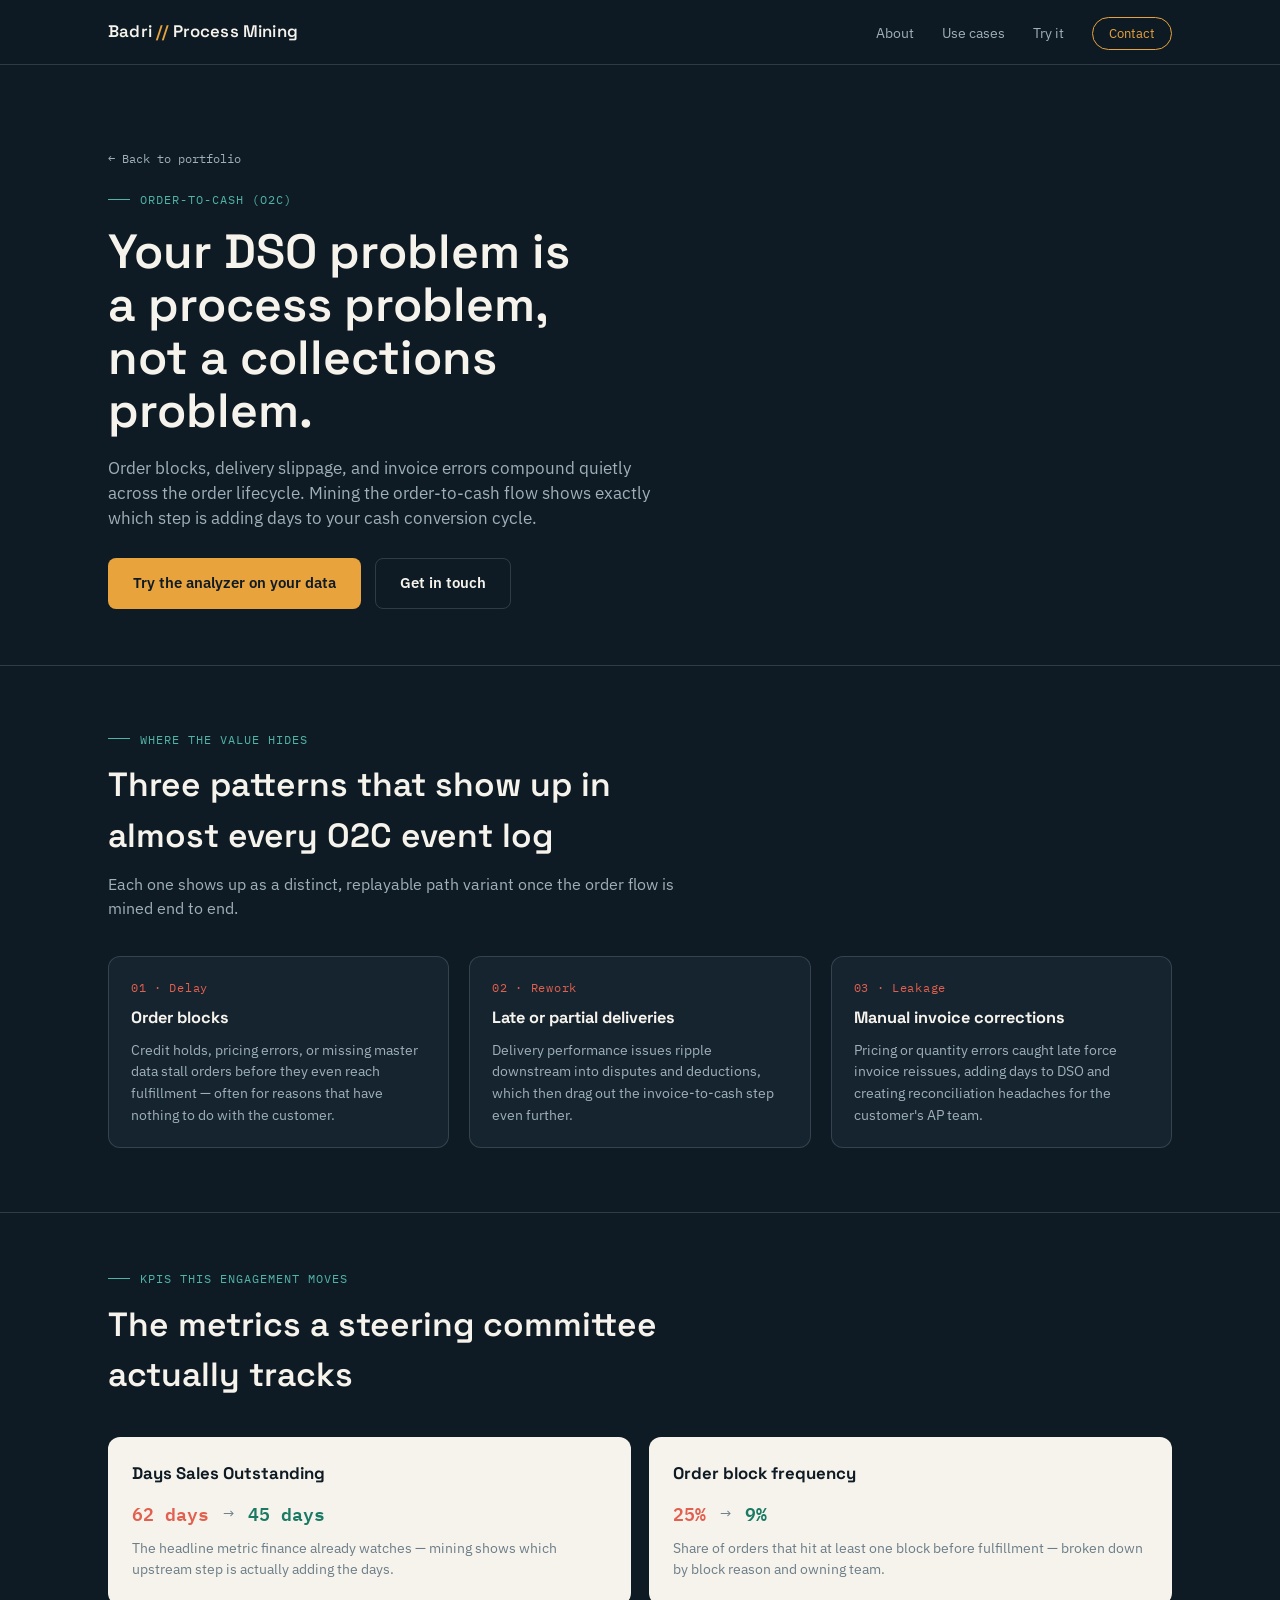
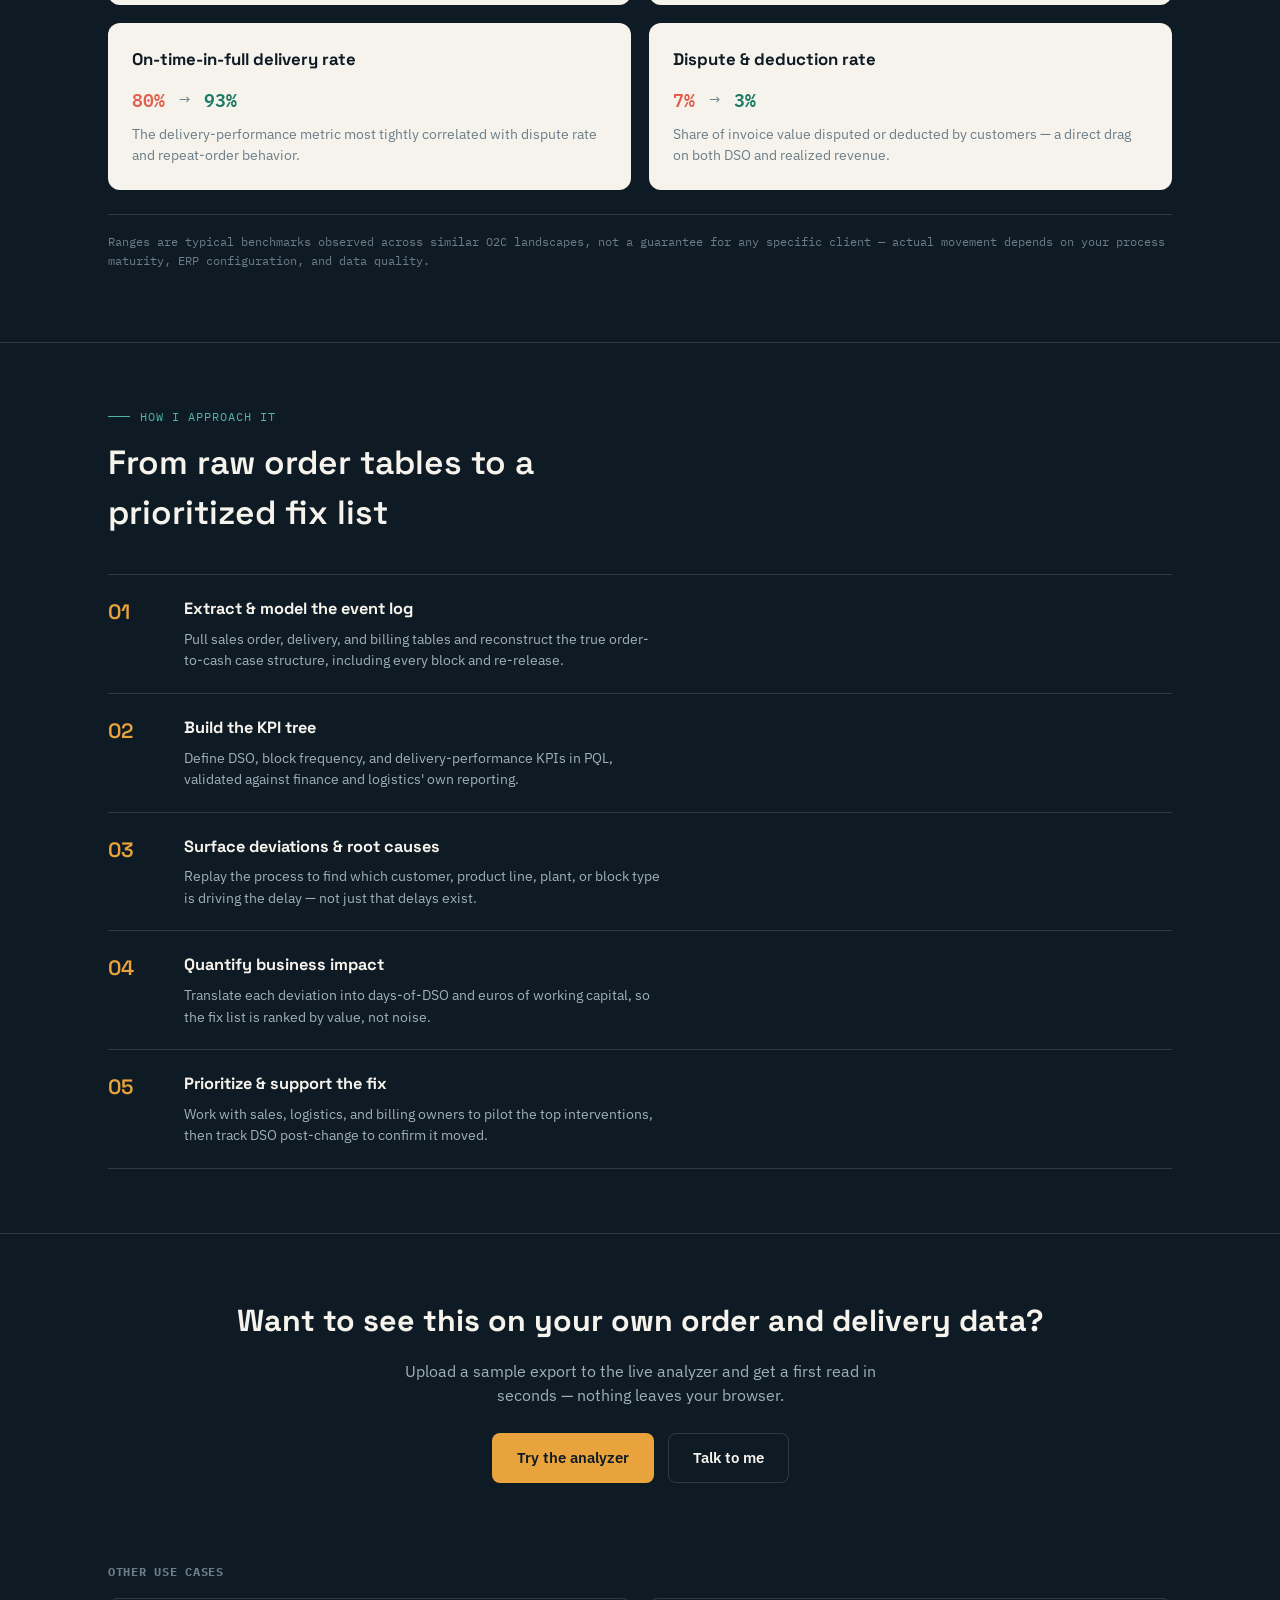
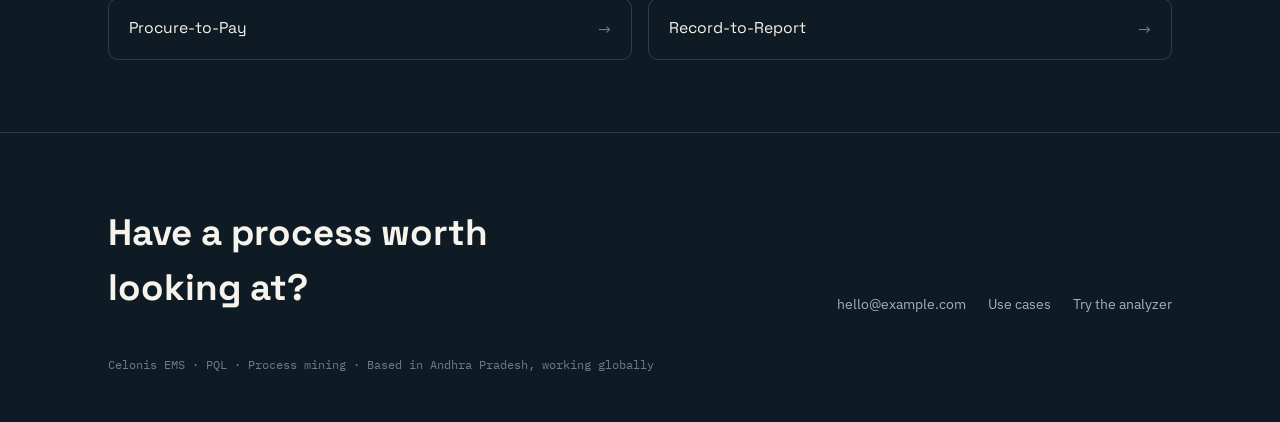
<file: o2c.html>
<!DOCTYPE html>
<html lang="en">
<head>
<meta charset="UTF-8">
<meta name="viewport" content="width=device-width, initial-scale=1.0">
<title>Order-to-Cash Process Mining — Case Study</title>
<link rel="preconnect" href="https://fonts.googleapis.com">
<link rel="preconnect" href="https://fonts.gstatic.com" crossorigin>
<link href="https://fonts.googleapis.com/css2?family=Space+Grotesk:wght@400;500;600;700&family=IBM+Plex+Sans:wght@400;500;600&family=IBM+Plex+Mono:wght@400;500&display=swap" rel="stylesheet">
<link rel="stylesheet" href="styles.css">
</head>
<body>

<div class="topbar">
  <div class="wrap">
    <a href="index.html" style="text-decoration:none;"><div class="brand">Badri <span>//</span> Process Mining</div></a>
    <nav>
      <ul>
        <li><a href="index.html#about">About</a></li>
        <li><a href="index.html#usecases">Use cases</a></li>
        <li><a href="index.html#analyzer">Try it</a></li>
        <li><a href="index.html#contact" class="nav-cta">Contact</a></li>
      </ul>
    </nav>
  </div>
</div>

<section class="uc-hero">
  <div class="wrap">
    <a href="index.html" class="back-link">&larr; Back to portfolio</a>
    <div class="eyebrow">Order-to-Cash (O2C)</div>
    <h1>Your DSO problem is a process problem, not a collections problem.</h1>
    <p class="lede">Order blocks, delivery slippage, and invoice errors compound quietly across the order lifecycle. Mining the order-to-cash flow shows exactly which step is adding days to your cash conversion cycle.</p>
    <div class="hero-cta">
      <a href="index.html#analyzer" class="btn btn-primary">Try the analyzer on your data</a>
      <a href="index.html#contact" class="btn btn-ghost">Get in touch</a>
    </div>
  </div>
</section>

<section class="pain-section">
  <div class="wrap">
    <div class="section-head">
      <div class="eyebrow">Where the value hides</div>
      <h2>Three patterns that show up in almost every O2C event log</h2>
      <p>Each one shows up as a distinct, replayable path variant once the order flow is mined end to end.</p>
    </div>
    <div class="pain-grid">
      <div class="pain-card">
        <span class="pain-num">01 &middot; Delay</span>
        <h4>Order blocks</h4>
        <p>Credit holds, pricing errors, or missing master data stall orders before they even reach fulfillment — often for reasons that have nothing to do with the customer.</p>
      </div>
      <div class="pain-card">
        <span class="pain-num">02 &middot; Rework</span>
        <h4>Late or partial deliveries</h4>
        <p>Delivery performance issues ripple downstream into disputes and deductions, which then drag out the invoice-to-cash step even further.</p>
      </div>
      <div class="pain-card">
        <span class="pain-num">03 &middot; Leakage</span>
        <h4>Manual invoice corrections</h4>
        <p>Pricing or quantity errors caught late force invoice reissues, adding days to DSO and creating reconciliation headaches for the customer's AP team.</p>
      </div>
    </div>
  </div>
</section>

<section class="kpi-section">
  <div class="wrap">
    <div class="section-head">
      <div class="eyebrow">KPIs this engagement moves</div>
      <h2>The metrics a steering committee actually tracks</h2>
    </div>
    <div class="kpi-detail-grid">
      <div class="kpi-detail-card">
        <h4>Days Sales Outstanding</h4>
        <div class="kpi-range"><span class="from">62 days</span><span class="arrow">&rarr;</span><span class="to">45 days</span></div>
        <p>The headline metric finance already watches — mining shows which upstream step is actually adding the days.</p>
      </div>
      <div class="kpi-detail-card">
        <h4>Order block frequency</h4>
        <div class="kpi-range"><span class="from">25%</span><span class="arrow">&rarr;</span><span class="to">9%</span></div>
        <p>Share of orders that hit at least one block before fulfillment — broken down by block reason and owning team.</p>
      </div>
      <div class="kpi-detail-card">
        <h4>On-time-in-full delivery rate</h4>
        <div class="kpi-range"><span class="from">80%</span><span class="arrow">&rarr;</span><span class="to">93%</span></div>
        <p>The delivery-performance metric most tightly correlated with dispute rate and repeat-order behavior.</p>
      </div>
      <div class="kpi-detail-card">
        <h4>Dispute &amp; deduction rate</h4>
        <div class="kpi-range"><span class="from">7%</span><span class="arrow">&rarr;</span><span class="to">3%</span></div>
        <p>Share of invoice value disputed or deducted by customers — a direct drag on both DSO and realized revenue.</p>
      </div>
    </div>
    <p class="kpi-caveat">Ranges are typical benchmarks observed across similar O2C landscapes, not a guarantee for any specific client — actual movement depends on your process maturity, ERP configuration, and data quality.</p>
  </div>
</section>

<section class="method-section">
  <div class="wrap">
    <div class="section-head">
      <div class="eyebrow">How I approach it</div>
      <h2>From raw order tables to a prioritized fix list</h2>
    </div>
    <div class="method-steps">
      <div class="method-step">
        <div class="step-index">01</div>
        <div><h4>Extract &amp; model the event log</h4><p>Pull sales order, delivery, and billing tables and reconstruct the true order-to-cash case structure, including every block and re-release.</p></div>
      </div>
      <div class="method-step">
        <div class="step-index">02</div>
        <div><h4>Build the KPI tree</h4><p>Define DSO, block frequency, and delivery-performance KPIs in PQL, validated against finance and logistics' own reporting.</p></div>
      </div>
      <div class="method-step">
        <div class="step-index">03</div>
        <div><h4>Surface deviations &amp; root causes</h4><p>Replay the process to find which customer, product line, plant, or block type is driving the delay — not just that delays exist.</p></div>
      </div>
      <div class="method-step">
        <div class="step-index">04</div>
        <div><h4>Quantify business impact</h4><p>Translate each deviation into days-of-DSO and euros of working capital, so the fix list is ranked by value, not noise.</p></div>
      </div>
      <div class="method-step">
        <div class="step-index">05</div>
        <div><h4>Prioritize &amp; support the fix</h4><p>Work with sales, logistics, and billing owners to pilot the top interventions, then track DSO post-change to confirm it moved.</p></div>
      </div>
    </div>
  </div>
</section>

<section class="uc-cta-section">
  <div class="wrap">
    <h2>Want to see this on your own order and delivery data?</h2>
    <p>Upload a sample export to the live analyzer and get a first read in seconds — nothing leaves your browser.</p>
    <div class="uc-cta-buttons">
      <a href="index.html#analyzer" class="btn btn-primary">Try the analyzer</a>
      <a href="index.html#contact" class="btn btn-ghost">Talk to me</a>
    </div>
  </div>
</section>

<section class="related-ucs">
  <div class="wrap">
    <h3>Other use cases</h3>
    <div class="related-grid">
      <a href="p2p.html" class="related-card"><span class="rc-name">Procure-to-Pay</span><span class="rc-arrow">&rarr;</span></a>
      <a href="r2r.html" class="related-card"><span class="rc-name">Record-to-Report</span><span class="rc-arrow">&rarr;</span></a>
    </div>
  </div>
</section>

<footer>
  <div class="wrap">
    <div class="footer-inner">
      <h2>Have a process worth looking at?</h2>
      <div class="foot-links">
        <a href="mailto:hello@example.com">hello@example.com</a>
        <a href="index.html#usecases">Use cases</a>
        <a href="index.html#analyzer">Try the analyzer</a>
      </div>
    </div>
    <div class="foot-meta">Celonis EMS &middot; PQL &middot; Process mining &middot; Based in Andhra Pradesh, working globally</div>
  </div>
</footer>

</body>
</html>
</file>
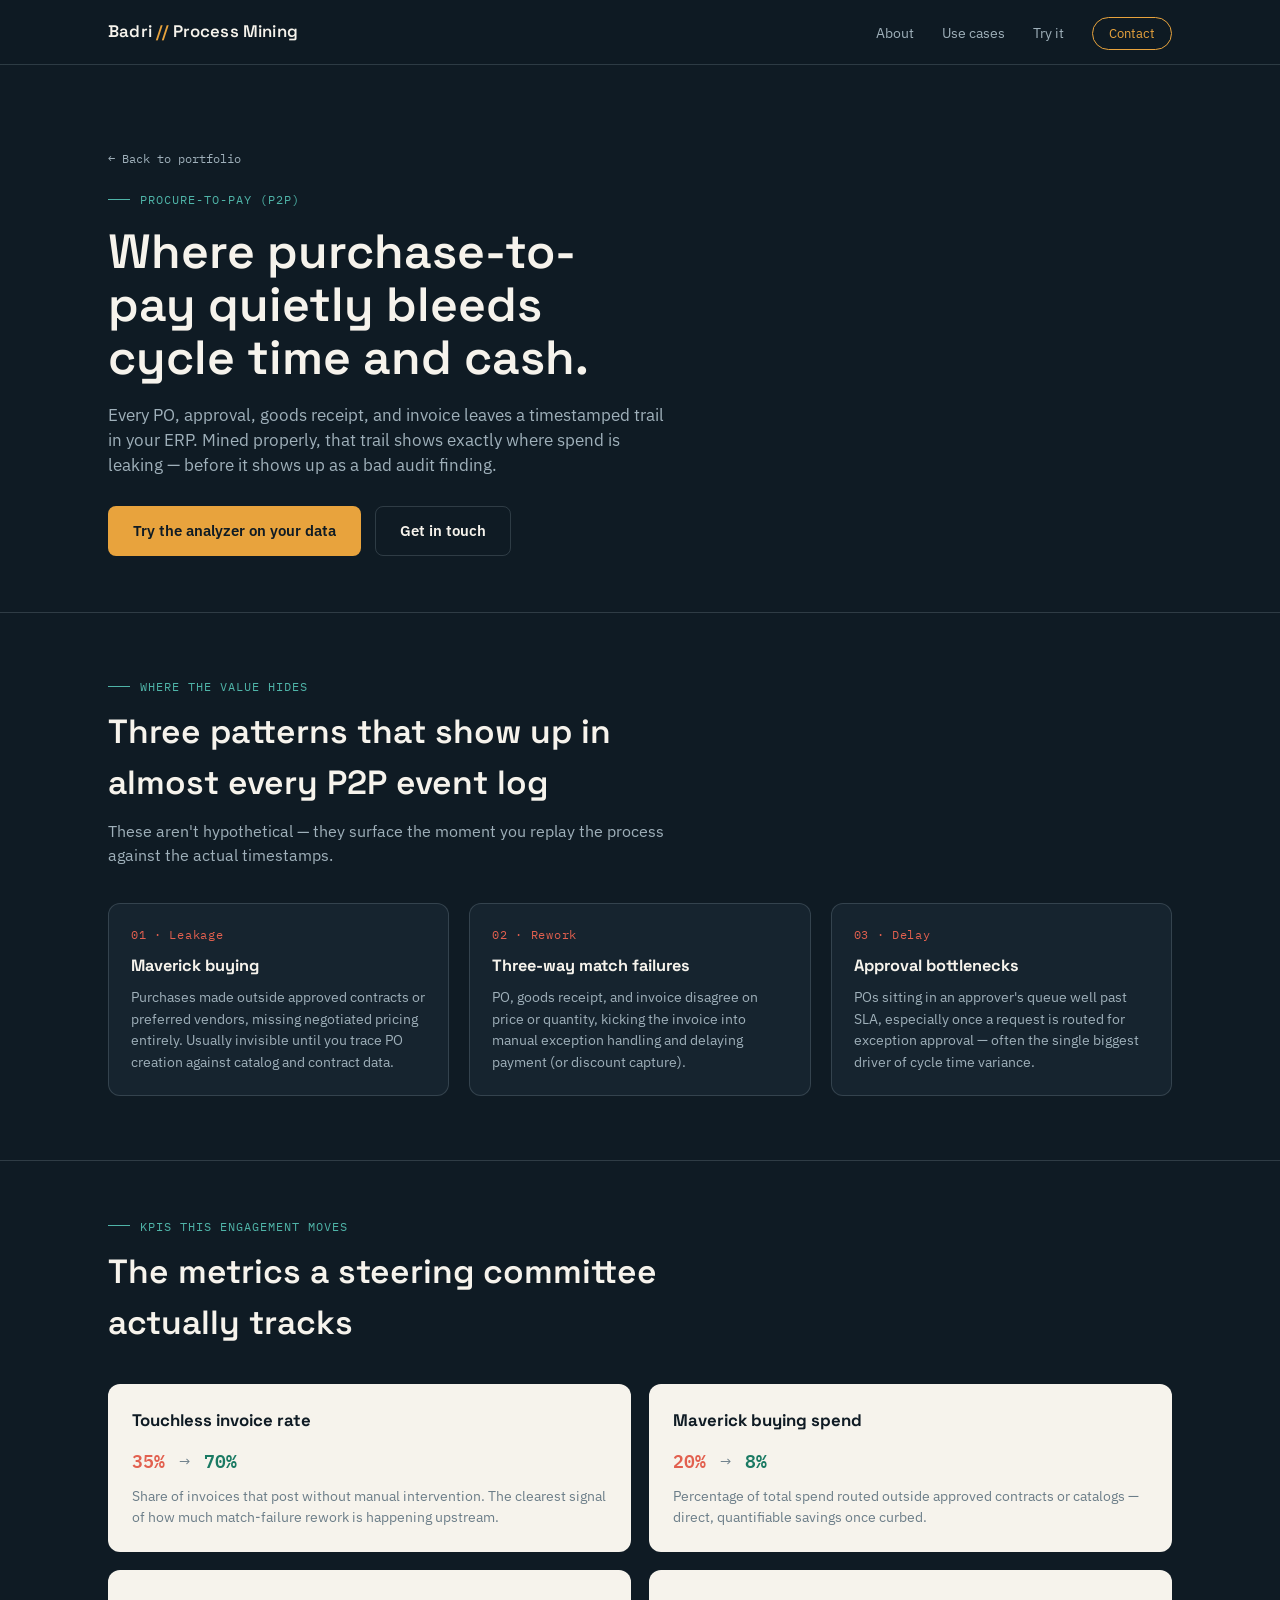
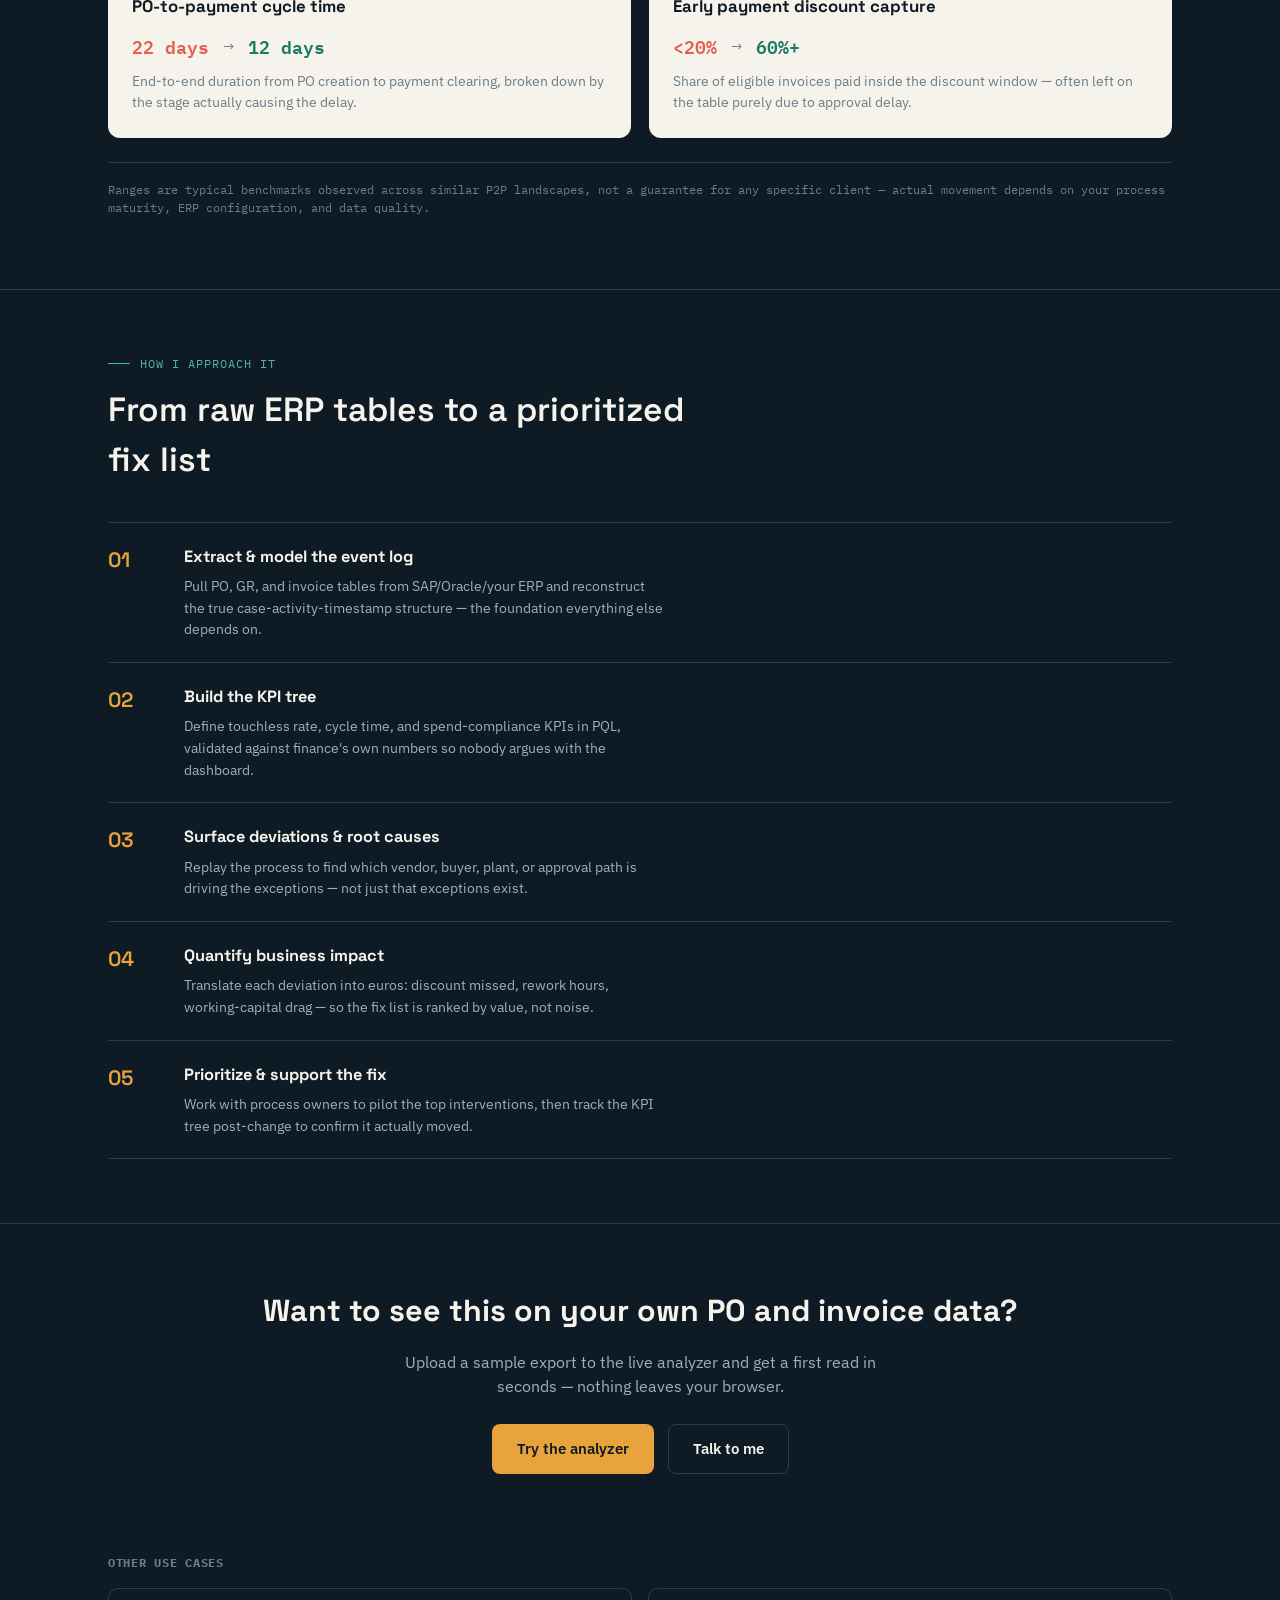
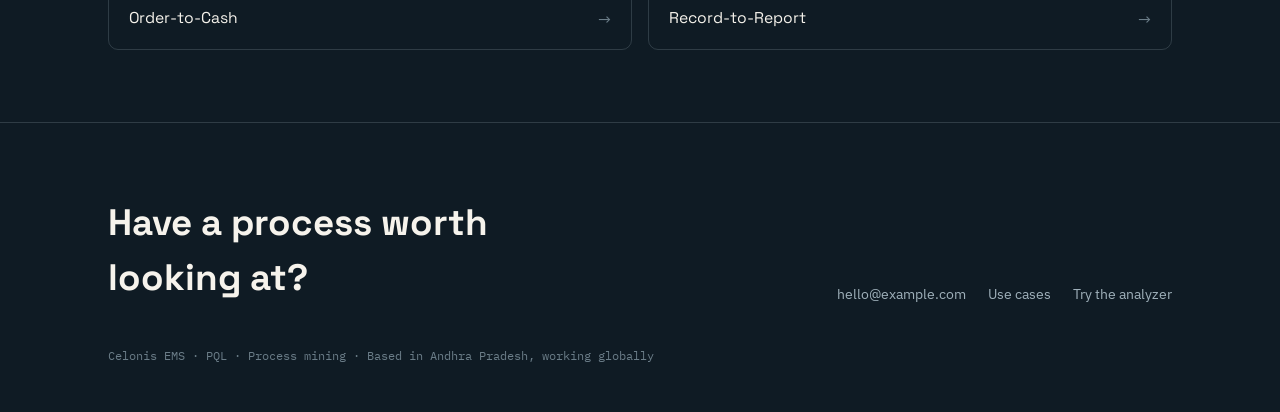
<file: p2p.html>
<!DOCTYPE html>
<html lang="en">
<head>
<meta charset="UTF-8">
<meta name="viewport" content="width=device-width, initial-scale=1.0">
<title>Procure-to-Pay Process Mining — Case Study</title>
<link rel="preconnect" href="https://fonts.googleapis.com">
<link rel="preconnect" href="https://fonts.gstatic.com" crossorigin>
<link href="https://fonts.googleapis.com/css2?family=Space+Grotesk:wght@400;500;600;700&family=IBM+Plex+Sans:wght@400;500;600&family=IBM+Plex+Mono:wght@400;500&display=swap" rel="stylesheet">
<link rel="stylesheet" href="styles.css">
</head>
<body>

<div class="topbar">
  <div class="wrap">
    <a href="index.html" style="text-decoration:none;"><div class="brand">Badri <span>//</span> Process Mining</div></a>
    <nav>
      <ul>
        <li><a href="index.html#about">About</a></li>
        <li><a href="index.html#usecases">Use cases</a></li>
        <li><a href="index.html#analyzer">Try it</a></li>
        <li><a href="index.html#contact" class="nav-cta">Contact</a></li>
      </ul>
    </nav>
  </div>
</div>

<section class="uc-hero">
  <div class="wrap">
    <a href="index.html" class="back-link">&larr; Back to portfolio</a>
    <div class="eyebrow">Procure-to-Pay (P2P)</div>
    <h1>Where purchase-to-pay quietly bleeds cycle time and cash.</h1>
    <p class="lede">Every PO, approval, goods receipt, and invoice leaves a timestamped trail in your ERP. Mined properly, that trail shows exactly where spend is leaking — before it shows up as a bad audit finding.</p>
    <div class="hero-cta">
      <a href="index.html#analyzer" class="btn btn-primary">Try the analyzer on your data</a>
      <a href="index.html#contact" class="btn btn-ghost">Get in touch</a>
    </div>
  </div>
</section>

<section class="pain-section">
  <div class="wrap">
    <div class="section-head">
      <div class="eyebrow">Where the value hides</div>
      <h2>Three patterns that show up in almost every P2P event log</h2>
      <p>These aren't hypothetical — they surface the moment you replay the process against the actual timestamps.</p>
    </div>
    <div class="pain-grid">
      <div class="pain-card">
        <span class="pain-num">01 &middot; Leakage</span>
        <h4>Maverick buying</h4>
        <p>Purchases made outside approved contracts or preferred vendors, missing negotiated pricing entirely. Usually invisible until you trace PO creation against catalog and contract data.</p>
      </div>
      <div class="pain-card">
        <span class="pain-num">02 &middot; Rework</span>
        <h4>Three-way match failures</h4>
        <p>PO, goods receipt, and invoice disagree on price or quantity, kicking the invoice into manual exception handling and delaying payment (or discount capture).</p>
      </div>
      <div class="pain-card">
        <span class="pain-num">03 &middot; Delay</span>
        <h4>Approval bottlenecks</h4>
        <p>POs sitting in an approver's queue well past SLA, especially once a request is routed for exception approval — often the single biggest driver of cycle time variance.</p>
      </div>
    </div>
  </div>
</section>

<section class="kpi-section">
  <div class="wrap">
    <div class="section-head">
      <div class="eyebrow">KPIs this engagement moves</div>
      <h2>The metrics a steering committee actually tracks</h2>
    </div>
    <div class="kpi-detail-grid">
      <div class="kpi-detail-card">
        <h4>Touchless invoice rate</h4>
        <div class="kpi-range"><span class="from">35%</span><span class="arrow">&rarr;</span><span class="to">70%</span></div>
        <p>Share of invoices that post without manual intervention. The clearest signal of how much match-failure rework is happening upstream.</p>
      </div>
      <div class="kpi-detail-card">
        <h4>Maverick buying spend</h4>
        <div class="kpi-range"><span class="from">20%</span><span class="arrow">&rarr;</span><span class="to">8%</span></div>
        <p>Percentage of total spend routed outside approved contracts or catalogs — direct, quantifiable savings once curbed.</p>
      </div>
      <div class="kpi-detail-card">
        <h4>PO-to-payment cycle time</h4>
        <div class="kpi-range"><span class="from">22 days</span><span class="arrow">&rarr;</span><span class="to">12 days</span></div>
        <p>End-to-end duration from PO creation to payment clearing, broken down by the stage actually causing the delay.</p>
      </div>
      <div class="kpi-detail-card">
        <h4>Early payment discount capture</h4>
        <div class="kpi-range"><span class="from">&lt;20%</span><span class="arrow">&rarr;</span><span class="to">60%+</span></div>
        <p>Share of eligible invoices paid inside the discount window — often left on the table purely due to approval delay.</p>
      </div>
    </div>
    <p class="kpi-caveat">Ranges are typical benchmarks observed across similar P2P landscapes, not a guarantee for any specific client — actual movement depends on your process maturity, ERP configuration, and data quality.</p>
  </div>
</section>

<section class="method-section">
  <div class="wrap">
    <div class="section-head">
      <div class="eyebrow">How I approach it</div>
      <h2>From raw ERP tables to a prioritized fix list</h2>
    </div>
    <div class="method-steps">
      <div class="method-step">
        <div class="step-index">01</div>
        <div><h4>Extract &amp; model the event log</h4><p>Pull PO, GR, and invoice tables from SAP/Oracle/your ERP and reconstruct the true case-activity-timestamp structure — the foundation everything else depends on.</p></div>
      </div>
      <div class="method-step">
        <div class="step-index">02</div>
        <div><h4>Build the KPI tree</h4><p>Define touchless rate, cycle time, and spend-compliance KPIs in PQL, validated against finance's own numbers so nobody argues with the dashboard.</p></div>
      </div>
      <div class="method-step">
        <div class="step-index">03</div>
        <div><h4>Surface deviations &amp; root causes</h4><p>Replay the process to find which vendor, buyer, plant, or approval path is driving the exceptions — not just that exceptions exist.</p></div>
      </div>
      <div class="method-step">
        <div class="step-index">04</div>
        <div><h4>Quantify business impact</h4><p>Translate each deviation into euros: discount missed, rework hours, working-capital drag — so the fix list is ranked by value, not noise.</p></div>
      </div>
      <div class="method-step">
        <div class="step-index">05</div>
        <div><h4>Prioritize &amp; support the fix</h4><p>Work with process owners to pilot the top interventions, then track the KPI tree post-change to confirm it actually moved.</p></div>
      </div>
    </div>
  </div>
</section>

<section class="uc-cta-section">
  <div class="wrap">
    <h2>Want to see this on your own PO and invoice data?</h2>
    <p>Upload a sample export to the live analyzer and get a first read in seconds — nothing leaves your browser.</p>
    <div class="uc-cta-buttons">
      <a href="index.html#analyzer" class="btn btn-primary">Try the analyzer</a>
      <a href="index.html#contact" class="btn btn-ghost">Talk to me</a>
    </div>
  </div>
</section>

<section class="related-ucs">
  <div class="wrap">
    <h3>Other use cases</h3>
    <div class="related-grid">
      <a href="o2c.html" class="related-card"><span class="rc-name">Order-to-Cash</span><span class="rc-arrow">&rarr;</span></a>
      <a href="r2r.html" class="related-card"><span class="rc-name">Record-to-Report</span><span class="rc-arrow">&rarr;</span></a>
    </div>
  </div>
</section>

<footer>
  <div class="wrap">
    <div class="footer-inner">
      <h2>Have a process worth looking at?</h2>
      <div class="foot-links">
        <a href="mailto:hello@example.com">hello@example.com</a>
        <a href="index.html#usecases">Use cases</a>
        <a href="index.html#analyzer">Try the analyzer</a>
      </div>
    </div>
    <div class="foot-meta">Celonis EMS &middot; PQL &middot; Process mining &middot; Based in Andhra Pradesh, working globally</div>
  </div>
</footer>

</body>
</html>
</file>
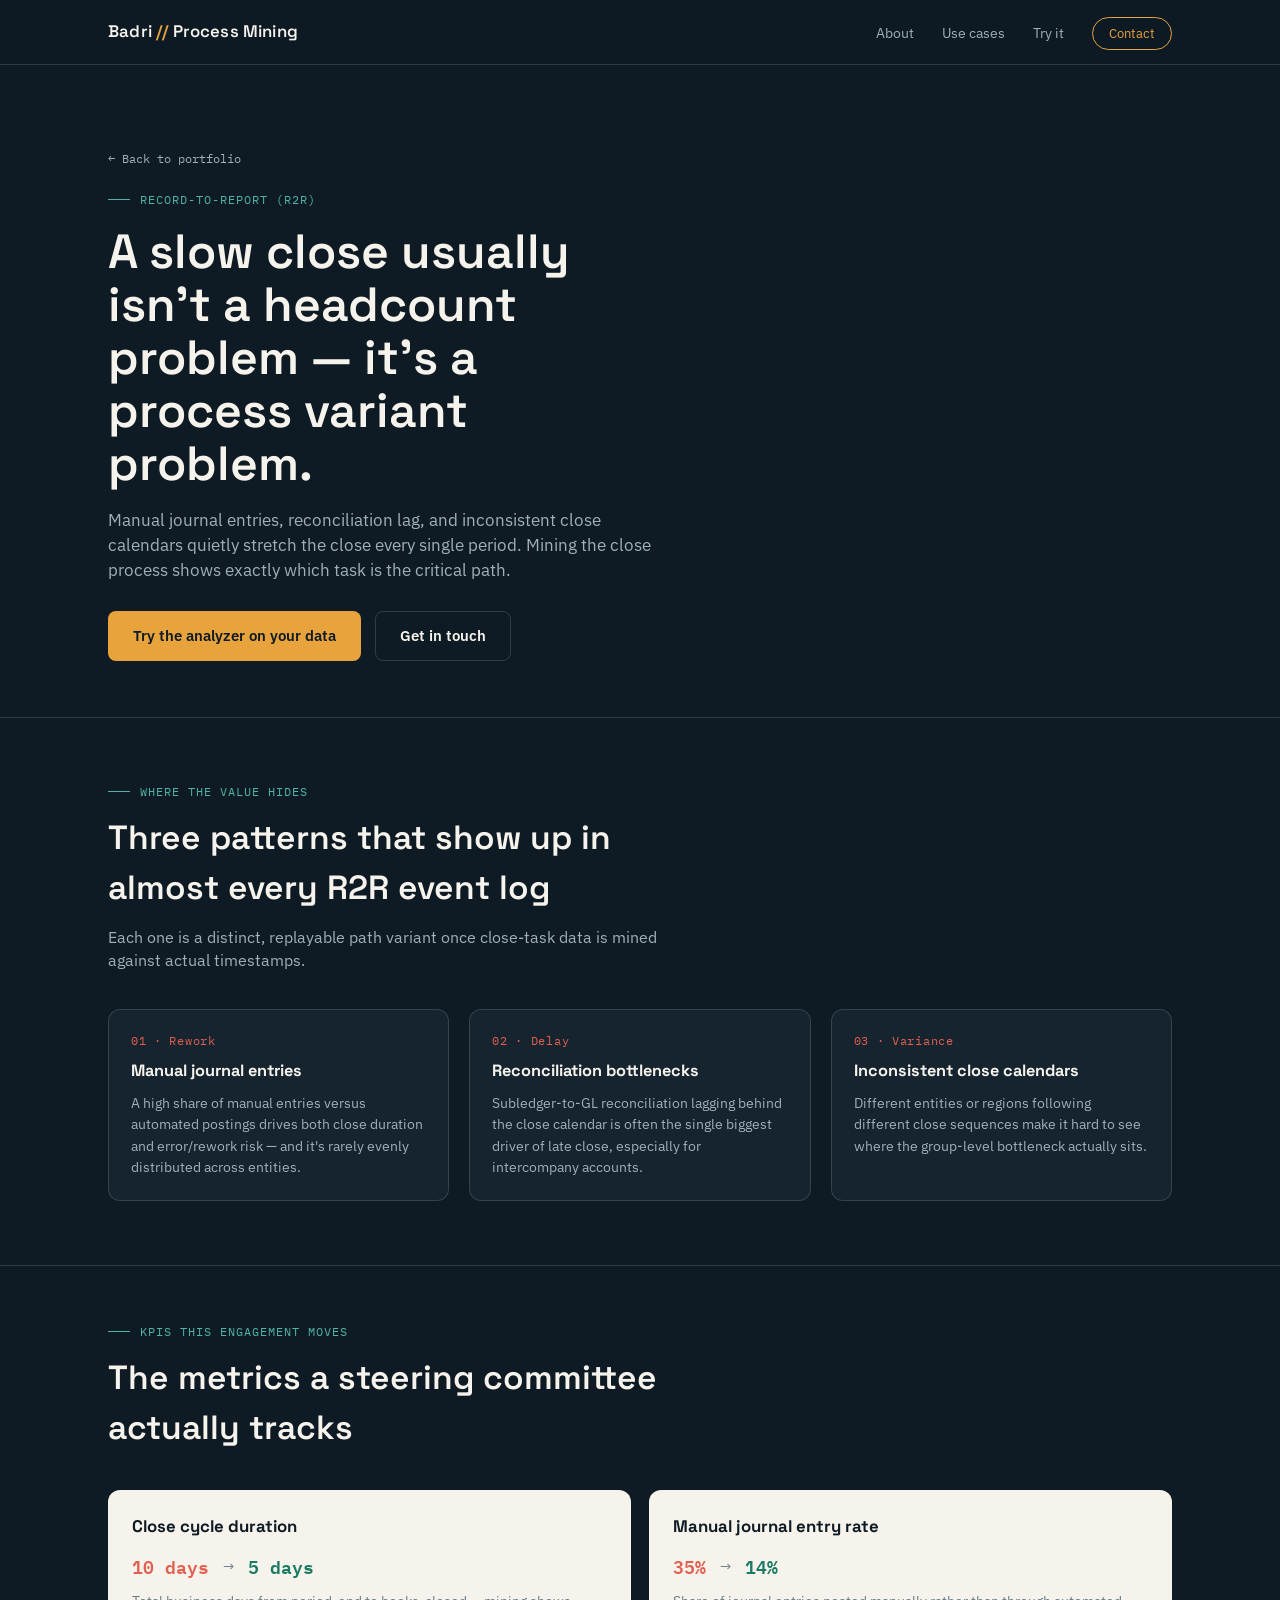
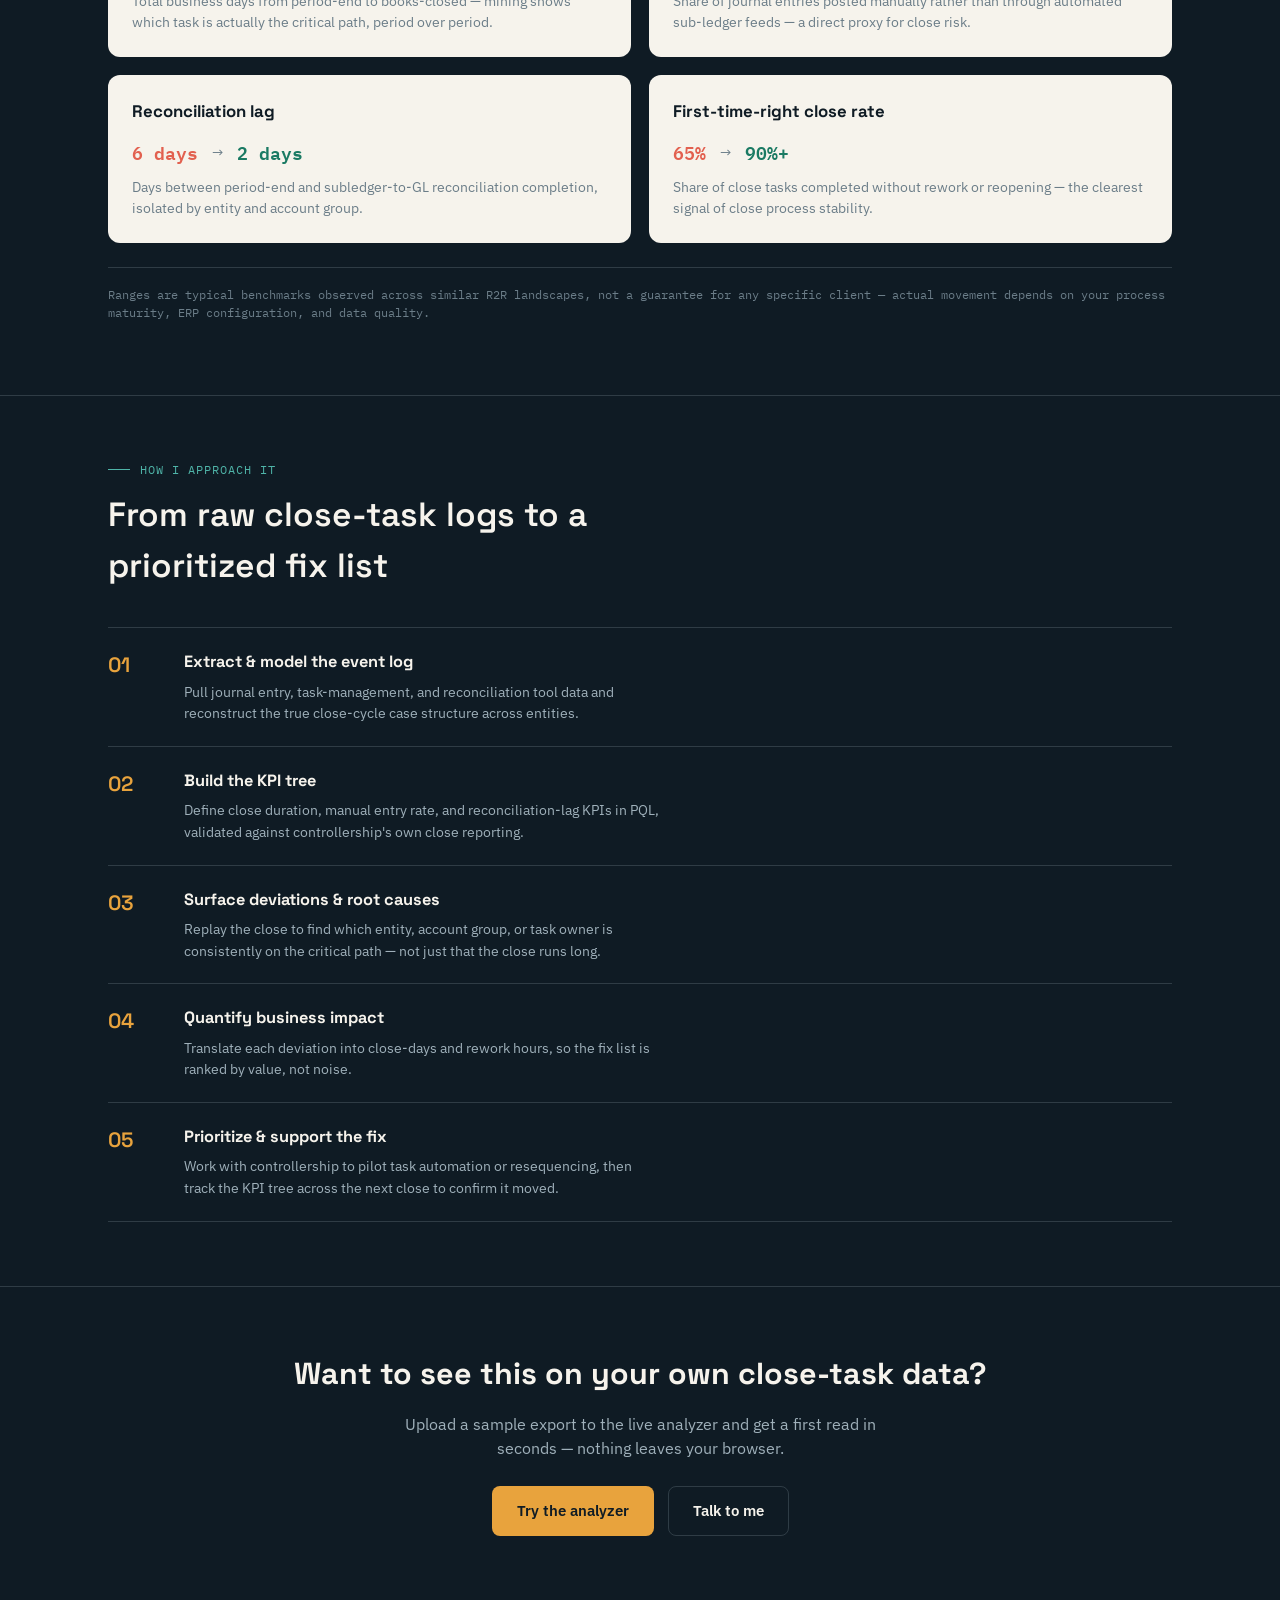
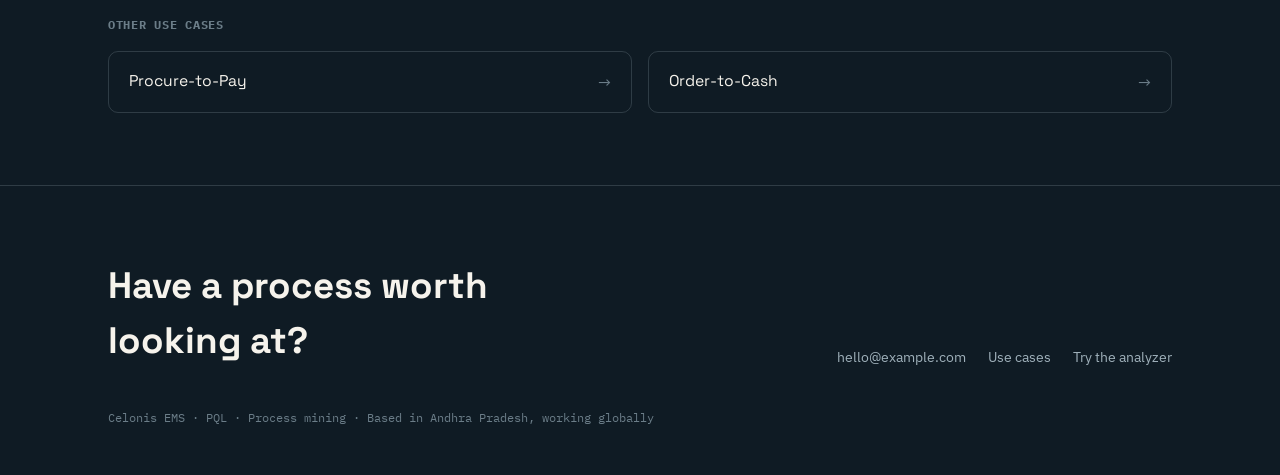
<file: r2r.html>
<!DOCTYPE html>
<html lang="en">
<head>
<meta charset="UTF-8">
<meta name="viewport" content="width=device-width, initial-scale=1.0">
<title>Record-to-Report Process Mining — Case Study</title>
<link rel="preconnect" href="https://fonts.googleapis.com">
<link rel="preconnect" href="https://fonts.gstatic.com" crossorigin>
<link href="https://fonts.googleapis.com/css2?family=Space+Grotesk:wght@400;500;600;700&family=IBM+Plex+Sans:wght@400;500;600&family=IBM+Plex+Mono:wght@400;500&display=swap" rel="stylesheet">
<link rel="stylesheet" href="styles.css">
</head>
<body>

<div class="topbar">
  <div class="wrap">
    <a href="index.html" style="text-decoration:none;"><div class="brand">Badri <span>//</span> Process Mining</div></a>
    <nav>
      <ul>
        <li><a href="index.html#about">About</a></li>
        <li><a href="index.html#usecases">Use cases</a></li>
        <li><a href="index.html#analyzer">Try it</a></li>
        <li><a href="index.html#contact" class="nav-cta">Contact</a></li>
      </ul>
    </nav>
  </div>
</div>

<section class="uc-hero">
  <div class="wrap">
    <a href="index.html" class="back-link">&larr; Back to portfolio</a>
    <div class="eyebrow">Record-to-Report (R2R)</div>
    <h1>A slow close usually isn't a headcount problem — it's a process variant problem.</h1>
    <p class="lede">Manual journal entries, reconciliation lag, and inconsistent close calendars quietly stretch the close every single period. Mining the close process shows exactly which task is the critical path.</p>
    <div class="hero-cta">
      <a href="index.html#analyzer" class="btn btn-primary">Try the analyzer on your data</a>
      <a href="index.html#contact" class="btn btn-ghost">Get in touch</a>
    </div>
  </div>
</section>

<section class="pain-section">
  <div class="wrap">
    <div class="section-head">
      <div class="eyebrow">Where the value hides</div>
      <h2>Three patterns that show up in almost every R2R event log</h2>
      <p>Each one is a distinct, replayable path variant once close-task data is mined against actual timestamps.</p>
    </div>
    <div class="pain-grid">
      <div class="pain-card">
        <span class="pain-num">01 &middot; Rework</span>
        <h4>Manual journal entries</h4>
        <p>A high share of manual entries versus automated postings drives both close duration and error/rework risk — and it's rarely evenly distributed across entities.</p>
      </div>
      <div class="pain-card">
        <span class="pain-num">02 &middot; Delay</span>
        <h4>Reconciliation bottlenecks</h4>
        <p>Subledger-to-GL reconciliation lagging behind the close calendar is often the single biggest driver of late close, especially for intercompany accounts.</p>
      </div>
      <div class="pain-card">
        <span class="pain-num">03 &middot; Variance</span>
        <h4>Inconsistent close calendars</h4>
        <p>Different entities or regions following different close sequences make it hard to see where the group-level bottleneck actually sits.</p>
      </div>
    </div>
  </div>
</section>

<section class="kpi-section">
  <div class="wrap">
    <div class="section-head">
      <div class="eyebrow">KPIs this engagement moves</div>
      <h2>The metrics a steering committee actually tracks</h2>
    </div>
    <div class="kpi-detail-grid">
      <div class="kpi-detail-card">
        <h4>Close cycle duration</h4>
        <div class="kpi-range"><span class="from">10 days</span><span class="arrow">&rarr;</span><span class="to">5 days</span></div>
        <p>Total business days from period-end to books-closed — mining shows which task is actually the critical path, period over period.</p>
      </div>
      <div class="kpi-detail-card">
        <h4>Manual journal entry rate</h4>
        <div class="kpi-range"><span class="from">35%</span><span class="arrow">&rarr;</span><span class="to">14%</span></div>
        <p>Share of journal entries posted manually rather than through automated sub-ledger feeds — a direct proxy for close risk.</p>
      </div>
      <div class="kpi-detail-card">
        <h4>Reconciliation lag</h4>
        <div class="kpi-range"><span class="from">6 days</span><span class="arrow">&rarr;</span><span class="to">2 days</span></div>
        <p>Days between period-end and subledger-to-GL reconciliation completion, isolated by entity and account group.</p>
      </div>
      <div class="kpi-detail-card">
        <h4>First-time-right close rate</h4>
        <div class="kpi-range"><span class="from">65%</span><span class="arrow">&rarr;</span><span class="to">90%+</span></div>
        <p>Share of close tasks completed without rework or reopening — the clearest signal of close process stability.</p>
      </div>
    </div>
    <p class="kpi-caveat">Ranges are typical benchmarks observed across similar R2R landscapes, not a guarantee for any specific client — actual movement depends on your process maturity, ERP configuration, and data quality.</p>
  </div>
</section>

<section class="method-section">
  <div class="wrap">
    <div class="section-head">
      <div class="eyebrow">How I approach it</div>
      <h2>From raw close-task logs to a prioritized fix list</h2>
    </div>
    <div class="method-steps">
      <div class="method-step">
        <div class="step-index">01</div>
        <div><h4>Extract &amp; model the event log</h4><p>Pull journal entry, task-management, and reconciliation tool data and reconstruct the true close-cycle case structure across entities.</p></div>
      </div>
      <div class="method-step">
        <div class="step-index">02</div>
        <div><h4>Build the KPI tree</h4><p>Define close duration, manual entry rate, and reconciliation-lag KPIs in PQL, validated against controllership's own close reporting.</p></div>
      </div>
      <div class="method-step">
        <div class="step-index">03</div>
        <div><h4>Surface deviations &amp; root causes</h4><p>Replay the close to find which entity, account group, or task owner is consistently on the critical path — not just that the close runs long.</p></div>
      </div>
      <div class="method-step">
        <div class="step-index">04</div>
        <div><h4>Quantify business impact</h4><p>Translate each deviation into close-days and rework hours, so the fix list is ranked by value, not noise.</p></div>
      </div>
      <div class="method-step">
        <div class="step-index">05</div>
        <div><h4>Prioritize &amp; support the fix</h4><p>Work with controllership to pilot task automation or resequencing, then track the KPI tree across the next close to confirm it moved.</p></div>
      </div>
    </div>
  </div>
</section>

<section class="uc-cta-section">
  <div class="wrap">
    <h2>Want to see this on your own close-task data?</h2>
    <p>Upload a sample export to the live analyzer and get a first read in seconds — nothing leaves your browser.</p>
    <div class="uc-cta-buttons">
      <a href="index.html#analyzer" class="btn btn-primary">Try the analyzer</a>
      <a href="index.html#contact" class="btn btn-ghost">Talk to me</a>
    </div>
  </div>
</section>

<section class="related-ucs">
  <div class="wrap">
    <h3>Other use cases</h3>
    <div class="related-grid">
      <a href="p2p.html" class="related-card"><span class="rc-name">Procure-to-Pay</span><span class="rc-arrow">&rarr;</span></a>
      <a href="o2c.html" class="related-card"><span class="rc-name">Order-to-Cash</span><span class="rc-arrow">&rarr;</span></a>
    </div>
  </div>
</section>

<footer>
  <div class="wrap">
    <div class="footer-inner">
      <h2>Have a process worth looking at?</h2>
      <div class="foot-links">
        <a href="mailto:hello@example.com">hello@example.com</a>
        <a href="index.html#usecases">Use cases</a>
        <a href="index.html#analyzer">Try the analyzer</a>
      </div>
    </div>
    <div class="foot-meta">Celonis EMS &middot; PQL &middot; Process mining &middot; Based in Andhra Pradesh, working globally</div>
  </div>
</footer>

</body>
</html>
</file>
<file: styles.css>
:root{
    --ink:#0F1B24;
    --ink-soft:#16242F;
    --ink-softer:#1D2E3A;
    --paper:#F6F3EC;
    --paper-dim:#EDE8DB;
    --amber:#E8A33D;
    --teal:#4FB4A8;
    --coral:#E2604F;
    --text-muted:#9FB0BA;
    --text-dim:#6B7D88;
    --line:rgba(159,176,186,0.22);
    --font-display:'Space Grotesk',sans-serif;
    --font-body:'IBM Plex Sans',sans-serif;
    --font-mono:'IBM Plex Mono',monospace;
  }
  *{box-sizing:border-box;margin:0;padding:0;}
  html{scroll-behavior:smooth;}
  body{
    background:var(--ink);
    color:var(--paper);
    font-family:var(--font-body);
    line-height:1.5;
    -webkit-font-smoothing:antialiased;
  }
  a{color:inherit;}
  img,svg{display:block;max-width:100%;}
  :focus-visible{outline:2px solid var(--amber);outline-offset:3px;}

  .wrap{max-width:1120px;margin:0 auto;padding:0 28px;}

  /* ---------- Topbar ---------- */
  .topbar{
    position:sticky;top:0;z-index:50;
    background:rgba(15,27,36,0.86);
    backdrop-filter:blur(10px);
    border-bottom:1px solid var(--line);
  }
  .topbar .wrap{display:flex;align-items:center;justify-content:space-between;height:64px;}
  .brand{font-family:var(--font-display);font-weight:600;font-size:1.05rem;letter-spacing:0.01em;}
  .brand span{color:var(--amber);}
  nav ul{display:flex;gap:28px;list-style:none;}
  nav a{
    font-size:0.88rem;color:var(--text-muted);text-decoration:none;
    transition:color 0.15s ease;
  }
  nav a:hover{color:var(--paper);}
  .nav-cta{
    border:1px solid var(--amber);color:var(--amber)!important;
    padding:7px 16px;border-radius:100px;font-size:0.82rem!important;
  }
  .nav-cta:hover{background:var(--amber);color:var(--ink)!important;}
  @media (max-width:720px){ nav ul{gap:16px;} nav a:not(.nav-cta){display:none;} }

  /* ---------- Hero ---------- */
  .hero{padding:88px 0 64px;}
  .hero .wrap{display:grid;grid-template-columns:1fr;gap:48px;}
  .eyebrow{
    font-family:var(--font-mono);font-size:0.78rem;color:var(--teal);
    letter-spacing:0.08em;text-transform:uppercase;margin-bottom:18px;
    display:flex;align-items:center;gap:10px;
  }
  .eyebrow::before{content:"";width:22px;height:1px;background:var(--teal);}
  .hero h1{
    font-family:var(--font-display);font-weight:600;
    font-size:clamp(2.1rem,5vw,3.4rem);line-height:1.08;letter-spacing:-0.01em;
    max-width:14ch;
  }
  .hero h1 em{font-style:normal;color:var(--amber);}
  .hero p.lede{
    margin-top:22px;font-size:1.08rem;color:var(--text-muted);max-width:52ch;
  }
  .hero-cta{display:flex;gap:14px;margin-top:32px;flex-wrap:wrap;}
  .btn{
    font-family:var(--font-body);font-weight:600;font-size:0.92rem;
    padding:13px 24px;border-radius:8px;border:1px solid transparent;
    cursor:pointer;text-decoration:none;display:inline-flex;align-items:center;gap:8px;
    transition:transform 0.15s ease, background 0.15s ease, border-color 0.15s ease;
  }
  .btn:hover{transform:translateY(-1px);}
  .btn-primary{background:var(--amber);color:var(--ink);}
  .btn-primary:hover{background:#f0b458;}
  .btn-ghost{border-color:var(--line);color:var(--paper);}
  .btn-ghost:hover{border-color:var(--text-muted);}

  /* Signature: event-log-to-flow animation */
  .signature{
    border:1px solid var(--line);border-radius:14px;
    background:linear-gradient(180deg,var(--ink-soft),var(--ink-softer));
    padding:26px 22px 20px;overflow:hidden;
  }
  .signature-label{
    font-family:var(--font-mono);font-size:0.72rem;color:var(--text-dim);
    text-transform:uppercase;letter-spacing:0.08em;margin-bottom:14px;
  }
  .log-rows{display:flex;flex-direction:column;gap:6px;margin-bottom:18px;}
  .log-row{
    font-family:var(--font-mono);font-size:0.72rem;color:var(--text-muted);
    display:grid;grid-template-columns:70px 1fr 110px;gap:14px;
    padding:6px 10px;border-radius:5px;background:rgba(255,255,255,0.02);
    opacity:0;animation:rowIn 0.5s ease forwards;
  }
  .log-row span:first-child{color:var(--teal);}
  .log-row span:last-child{color:var(--text-dim);text-align:right;}
  .log-row:nth-child(1){animation-delay:0.1s;}
  .log-row:nth-child(2){animation-delay:0.3s;}
  .log-row:nth-child(3){animation-delay:0.5s;}
  .log-row:nth-child(4){animation-delay:0.7s;}
  @keyframes rowIn{from{opacity:0;transform:translateX(-6px);}to{opacity:1;transform:translateX(0);}}

  .flow-svg{width:100%;height:auto;}
  .flow-node-label{font-family:var(--font-mono);font-size:9px;fill:var(--text-muted);}
  .flow-path-main{fill:none;stroke:var(--line);stroke-width:2;}
  .flow-path-exception{fill:none;stroke:var(--coral);stroke-width:1.4;stroke-dasharray:3 4;opacity:0.75;}
  .flow-node circle{fill:var(--ink-softer);stroke:var(--text-dim);stroke-width:1.2;}
  .flow-node.start circle,.flow-node.end circle{stroke:var(--teal);}
  .token{fill:var(--amber);}

  @media (prefers-reduced-motion: reduce){
    .log-row{animation:none;opacity:1;}
    #token, #token2{ animation-play-state:paused !important; }
  }

  /* ---------- Credibility ---------- */
  .credibility{padding:56px 0;border-top:1px solid var(--line);border-bottom:1px solid var(--line);}
  .cred-grid{display:grid;grid-template-columns:repeat(4,1fr);gap:28px;margin-bottom:44px;}
  .cred-stat .num{font-family:var(--font-display);font-size:2rem;color:var(--amber);font-weight:600;}
  .cred-stat .label{font-size:0.85rem;color:var(--text-muted);margin-top:4px;}
  @media (max-width:760px){.cred-grid{grid-template-columns:repeat(2,1fr);}}

  .cert-row{display:flex;flex-wrap:wrap;gap:12px;}
  .cert-pill{
    font-family:var(--font-mono);font-size:0.76rem;color:var(--paper);
    border:1px solid var(--line);padding:9px 14px;border-radius:100px;
    background:rgba(255,255,255,0.03);
  }
  .cert-pill::before{content:"✓ ";color:var(--teal);}

  /* ---------- Section headings ---------- */
  .section-head{margin-bottom:36px;max-width:60ch;}
  .section-head .eyebrow{margin-bottom:12px;}
  .section-head h2{
    font-family:var(--font-display);font-weight:600;font-size:clamp(1.5rem,3vw,2.1rem);
  }
  .section-head p{color:var(--text-muted);margin-top:12px;font-size:0.98rem;}

  /* ---------- Use cases ---------- */
  .usecases{padding:80px 0;}
  .uc-grid{display:grid;grid-template-columns:repeat(3,1fr);gap:22px;}
  @media (max-width:860px){.uc-grid{grid-template-columns:1fr;}}
  .uc-card{
    border:1px solid var(--line);border-radius:12px;padding:26px 24px;
    background:var(--ink-soft);transition:border-color 0.15s ease, transform 0.15s ease;
  }
  .uc-card:hover{border-color:var(--teal);transform:translateY(-3px);}
  .uc-tag{
    font-family:var(--font-mono);font-size:0.7rem;color:var(--ink);
    background:var(--teal);display:inline-block;padding:3px 9px;border-radius:4px;
    margin-bottom:16px;letter-spacing:0.03em;
  }
  .uc-card h3{font-family:var(--font-display);font-size:1.15rem;margin-bottom:10px;}
  .uc-card p{color:var(--text-muted);font-size:0.92rem;margin-bottom:16px;}
  .uc-kpis{list-style:none;font-size:0.85rem;}
  .uc-kpis li{
    padding:7px 0;border-top:1px solid var(--line);color:var(--paper);
    display:flex;justify-content:space-between;gap:10px;
  }
  .uc-kpis li span{color:var(--amber);font-family:var(--font-mono);font-size:0.78rem;white-space:nowrap;}

  /* ---------- Analyzer ---------- */
  .analyzer{padding:80px 0;border-top:1px solid var(--line);}
  .analyzer-panel{
    border:1px solid var(--line);border-radius:14px;
    background:var(--ink-soft);padding:8px;
  }
  .drop-zone{
    border:1.5px dashed var(--line);border-radius:10px;
    padding:48px 24px;text-align:center;cursor:pointer;
    transition:border-color 0.15s ease, background 0.15s ease;
  }
  .drop-zone:hover,.drop-zone.dragover{border-color:var(--amber);background:rgba(232,163,61,0.04);}
  .drop-zone svg{margin:0 auto 16px;}
  .drop-zone h4{font-family:var(--font-display);font-size:1.05rem;margin-bottom:6px;}
  .drop-zone p{color:var(--text-dim);font-size:0.85rem;}
  .drop-zone input{display:none;}
  .analyzer-actions{
    display:flex;justify-content:center;gap:14px;margin-top:18px;flex-wrap:wrap;
    align-items:center;
  }
  .link-btn{
    background:none;border:none;color:var(--teal);font-family:var(--font-body);
    font-weight:600;font-size:0.85rem;cursor:pointer;text-decoration:underline;
    text-underline-offset:3px;
  }
  .privacy-note{
    font-family:var(--font-mono);font-size:0.72rem;color:var(--text-dim);
    text-align:center;margin-top:16px;
  }

  #results{margin-top:28px;display:none;}
  #results.show{display:block;}
  .results-grid{display:grid;grid-template-columns:repeat(4,1fr);gap:14px;margin-bottom:22px;}
  @media (max-width:760px){.results-grid{grid-template-columns:repeat(2,1fr);}}
  .kpi-card{
    background:var(--paper);color:var(--ink);border-radius:10px;padding:18px 16px;
  }
  .kpi-card .kpi-num{font-family:var(--font-display);font-size:1.6rem;font-weight:600;}
  .kpi-card .kpi-label{font-family:var(--font-mono);font-size:0.7rem;color:var(--text-dim);
    text-transform:uppercase;letter-spacing:0.04em;margin-top:4px;}

  .results-detail{
    background:var(--paper);color:var(--ink);border-radius:10px;padding:24px;margin-bottom:16px;
  }
  .results-detail h4{font-family:var(--font-display);font-size:1rem;margin-bottom:14px;}
  .chart-wrap{max-width:100%;margin-bottom:8px;}
  .flow-list{list-style:none;font-family:var(--font-mono);font-size:0.82rem;}
  .flow-list li{
    display:flex;justify-content:space-between;padding:8px 0;
    border-top:1px solid rgba(15,27,36,0.1);
  }
  .flow-list li span{color:var(--text-dim);}
  .col-table{width:100%;border-collapse:collapse;font-size:0.85rem;}
  .col-table th,.col-table td{text-align:left;padding:8px 10px;border-top:1px solid rgba(15,27,36,0.1);}
  .col-table th{font-family:var(--font-mono);font-size:0.72rem;text-transform:uppercase;color:var(--text-dim);}
  .badge-detected{
    display:inline-block;background:var(--teal);color:var(--ink);font-family:var(--font-mono);
    font-size:0.68rem;padding:2px 8px;border-radius:4px;margin-left:8px;vertical-align:middle;
  }
  .pmap-node circle{fill:#0F1B24;stroke:#0F1B24;}
  .pmap-start circle{stroke:#4FB4A8;stroke-width:3;}
  .pmap-node-label{font-family:var(--font-mono);font-size:10px;fill:#0F1B24;text-anchor:middle;}
  .pmap-edge{fill:none;stroke:#0F1B24;stroke-linecap:round;opacity:0.55;}
  .pmap-edge-loop{fill:none;stroke:#E2604F;stroke-linecap:round;stroke-dasharray:4 4;opacity:0.8;}
  .pmap-edge-label{font-family:var(--font-mono);font-size:9px;fill:#6B7D88;text-anchor:middle;}
  .pmap-controls{display:flex;gap:32px;flex-wrap:wrap;margin-bottom:18px;}
  .pmap-slider-group{flex:1;min-width:200px;}
  .pmap-slider-group label{
    display:block;font-family:var(--font-mono);font-size:0.72rem;color:var(--text-dim);
    text-transform:uppercase;letter-spacing:0.04em;margin-bottom:8px;
  }
  .pmap-slider-group label span{color:var(--ink);font-weight:600;}
  .pmap-slider-group input[type="range"]{
    width:100%;accent-color:#E8A33D;cursor:pointer;
  }
  .pmap-playback{
    display:flex;align-items:center;gap:10px;flex-wrap:wrap;margin-top:18px;
    padding-top:16px;border-top:1px solid rgba(15,27,36,0.1);
  }
  .pmap-btn{
    font-family:var(--font-body);font-weight:600;font-size:0.82rem;
    background:var(--ink);color:var(--paper);border:none;border-radius:7px;
    padding:9px 16px;cursor:pointer;transition:background 0.15s ease;
  }
  .pmap-btn:hover{background:#26404F;}
  .pmap-speed{
    font-family:var(--font-mono);font-size:0.8rem;color:var(--ink);
    border:1px solid rgba(15,27,36,0.2);border-radius:7px;padding:8px 10px;
    background:var(--paper);cursor:pointer;
  }
  .pmap-playback-status{
    font-family:var(--font-mono);font-size:0.76rem;color:var(--text-dim);margin-left:auto;
  }
  .pmap-token{fill:#E8A33D;stroke:#0F1B24;stroke-width:1;}
  .pmap-legend{font-family:var(--font-mono);font-size:0.72rem;color:var(--text-dim);margin-top:12px;}
  .error-box{
    background:rgba(226,96,79,0.1);border:1px solid var(--coral);color:var(--paper);
    border-radius:8px;padding:16px 18px;font-size:0.88rem;
  }
  .loading-note{
    text-align:center;color:var(--text-muted);font-family:var(--font-mono);font-size:0.82rem;
    padding:20px;
  }

  /* ---------- Footer ---------- */
  footer{padding:72px 0 48px;border-top:1px solid var(--line);}
  .footer-inner{display:flex;justify-content:space-between;align-items:flex-end;flex-wrap:wrap;gap:24px;}
  footer h2{font-family:var(--font-display);font-size:clamp(1.6rem,3.5vw,2.3rem);max-width:16ch;}
  footer .foot-links{display:flex;gap:22px;flex-wrap:wrap;}
  footer .foot-links a{color:var(--text-muted);text-decoration:none;font-size:0.88rem;}
  footer .foot-links a:hover{color:var(--paper);}
  .foot-meta{margin-top:40px;color:var(--text-dim);font-size:0.78rem;font-family:var(--font-mono);}

  /* ---------- Use-case detail pages ---------- */
  .uc-hero{padding:80px 0 56px;border-bottom:1px solid var(--line);}
  .uc-hero .back-link{
    font-family:var(--font-mono);font-size:0.78rem;color:var(--text-muted);
    text-decoration:none;display:inline-flex;align-items:center;gap:8px;margin-bottom:22px;
  }
  .uc-hero .back-link:hover{color:var(--paper);}
  .uc-hero h1{font-family:var(--font-display);font-weight:600;font-size:clamp(1.9rem,4.5vw,3rem);max-width:16ch;line-height:1.1;}
  .uc-hero p.lede{margin-top:18px;color:var(--text-muted);font-size:1.04rem;max-width:56ch;}
  .uc-hero .hero-cta{margin-top:28px;}

  .pain-section{padding:64px 0;}
  .pain-grid{display:grid;grid-template-columns:repeat(3,1fr);gap:20px;}
  @media (max-width:860px){.pain-grid{grid-template-columns:1fr;}}
  .pain-card{border:1px solid var(--line);border-radius:12px;padding:22px 22px;background:var(--ink-soft);}
  .pain-card .pain-num{font-family:var(--font-mono);font-size:0.72rem;color:var(--coral);letter-spacing:0.06em;margin-bottom:10px;display:block;}
  .pain-card h4{font-family:var(--font-display);font-size:1.02rem;margin-bottom:8px;}
  .pain-card p{color:var(--text-muted);font-size:0.9rem;}

  .kpi-section{padding:56px 0 72px;border-top:1px solid var(--line);}
  .kpi-detail-grid{display:grid;grid-template-columns:repeat(2,1fr);gap:18px;}
  @media (max-width:760px){.kpi-detail-grid{grid-template-columns:1fr;}}
  .kpi-detail-card{
    background:var(--paper);color:var(--ink);border-radius:12px;padding:24px 24px;
  }
  .kpi-detail-card h4{font-family:var(--font-display);font-size:1.05rem;margin-bottom:14px;}
  .kpi-range{display:flex;align-items:center;gap:14px;margin-bottom:12px;flex-wrap:wrap;}
  .kpi-range .from,.kpi-range .to{font-family:var(--font-mono);font-size:1.1rem;font-weight:600;}
  .kpi-range .from{color:var(--coral);}
  .kpi-range .to{color:#1a7a63;}
  .kpi-range .arrow{color:var(--text-dim);font-size:0.9rem;}
  .kpi-detail-card p{font-size:0.88rem;color:var(--text-dim);}
  .kpi-caveat{
    font-family:var(--font-mono);font-size:0.76rem;color:var(--text-dim);margin-top:24px;
    border-top:1px solid var(--line);padding-top:18px;
  }

  .method-section{padding:64px 0;border-top:1px solid var(--line);}
  .method-steps{counter-reset:step;display:flex;flex-direction:column;gap:0;}
  .method-step{
    display:grid;grid-template-columns:56px 1fr;gap:20px;padding:22px 0;
    border-top:1px solid var(--line);
  }
  .method-step:last-child{border-bottom:1px solid var(--line);}
  .method-step .step-index{
    font-family:var(--font-display);font-size:1.3rem;color:var(--amber);font-weight:600;
  }
  .method-step h4{font-family:var(--font-display);font-size:1.02rem;margin-bottom:6px;}
  .method-step p{color:var(--text-muted);font-size:0.9rem;max-width:60ch;}

  .uc-cta-section{padding:64px 0 80px;text-align:center;border-top:1px solid var(--line);}
  .uc-cta-section h2{font-family:var(--font-display);font-size:clamp(1.4rem,3vw,1.9rem);margin-bottom:16px;}
  .uc-cta-section p{color:var(--text-muted);max-width:50ch;margin:0 auto 26px;}
  .uc-cta-buttons{display:flex;gap:14px;justify-content:center;flex-wrap:wrap;}

  .related-ucs{padding:0 0 72px;}
  .related-ucs h3{font-family:var(--font-mono);font-size:0.76rem;color:var(--text-dim);text-transform:uppercase;letter-spacing:0.06em;margin-bottom:16px;}
  .related-grid{display:grid;grid-template-columns:repeat(2,1fr);gap:16px;}
  @media (max-width:640px){.related-grid{grid-template-columns:1fr;}}
  .related-card{
    border:1px solid var(--line);border-radius:10px;padding:18px 20px;text-decoration:none;color:var(--paper);
    display:flex;justify-content:space-between;align-items:center;transition:border-color 0.15s ease;
  }
  .related-card:hover{border-color:var(--teal);}
  .related-card span.rc-name{font-family:var(--font-display);font-size:0.98rem;}
  .related-card span.rc-arrow{color:var(--text-dim);}

  /* ---------- Results dashboard page ---------- */
  .results-topbar .wrap{justify-content:space-between;}
  .results-page-wrap{max-width:1280px;margin:0 auto;padding:64px 28px 100px;}
  .results-waiting{max-width:640px;margin:0 auto;padding:120px 28px;text-align:center;}
  .results-waiting h1{font-family:var(--font-display);font-size:1.8rem;margin:16px 0;}
  .results-waiting p{color:var(--text-muted);margin-bottom:28px;}
  .results-page-header{margin-bottom:40px;}
  .results-page-header h1{
    font-family:var(--font-display);font-weight:600;
    font-size:clamp(2rem,4vw,2.7rem);margin-top:14px;letter-spacing:-0.01em;
  }
  .results-page-header .lede{margin-top:14px;font-size:1.02rem;color:var(--text-muted);max-width:70ch;font-family:var(--font-mono);}
  .results-page-wrap .results-grid{gap:18px;margin-bottom:26px;}
  .results-page-wrap .kpi-card{
    padding:26px 22px;border-radius:14px;
    box-shadow:0 10px 30px rgba(0,0,0,0.22);
    border:1px solid rgba(255,255,255,0.06);
  }
  .results-page-wrap .kpi-card .kpi-num{font-size:2.1rem;}
  .results-page-wrap .results-detail{
    padding:32px 34px;border-radius:16px;margin-bottom:22px;
    box-shadow:0 12px 34px rgba(0,0,0,0.16);
  }
  .results-page-wrap .results-detail h4{font-size:1.15rem;margin-bottom:20px;}
  .results-page-wrap .pmap-legend{margin-top:16px;}
</file>
